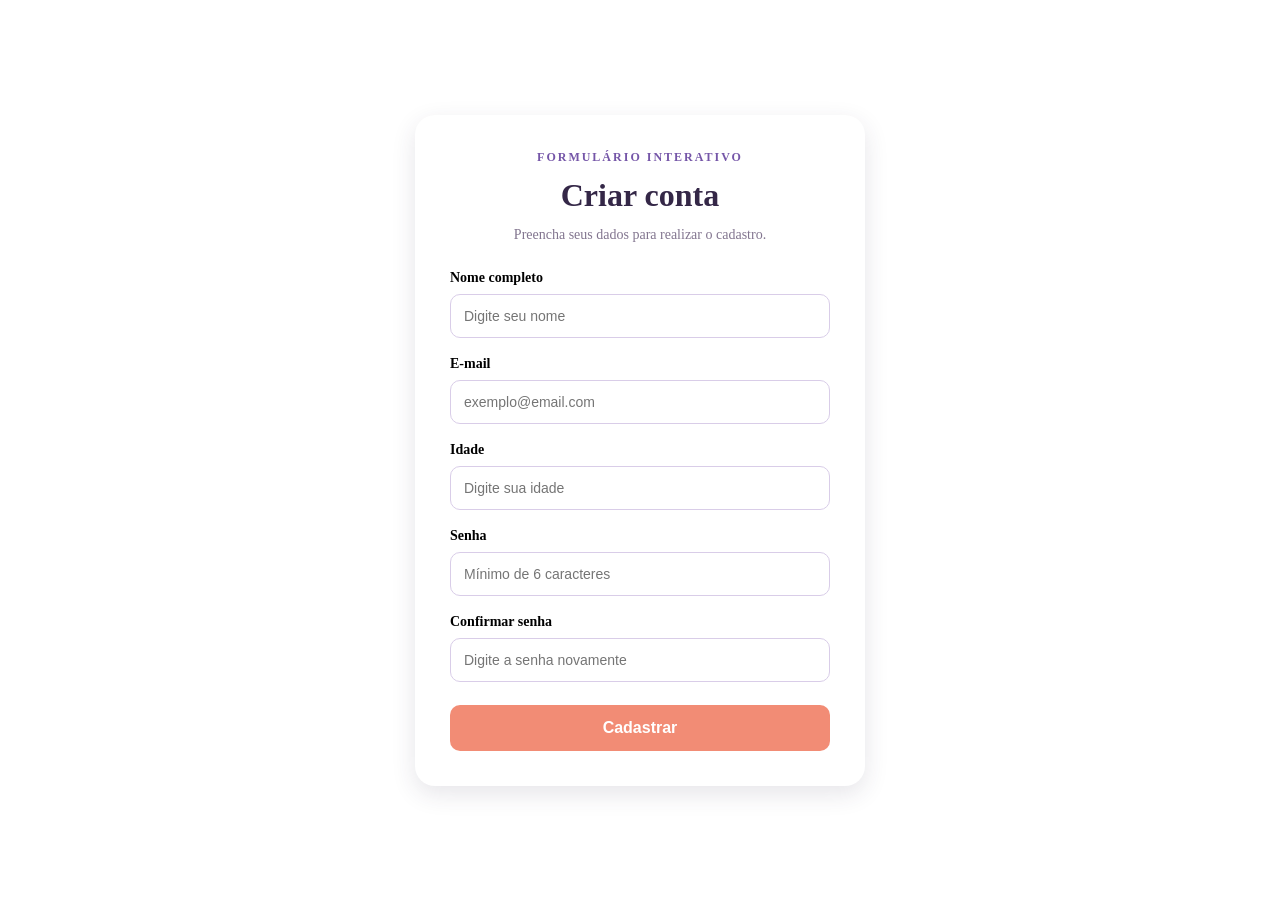
<file: formulario_interativo/index.html>
<!DOCTYPE html>
<html lang="pt-br">
<head>
    <meta charset="UTF-8">
    <meta name="viewport" content="width=device-width, initial-scale=1.0">

    <title>Cadastro Interativo</title>

    <link rel="stylesheet" href="style.css">
</head>
<body>

    <main class="container">

        <section class="card">

            <header>
                <p class="subtitulo">FORMULÁRIO INTERATIVO</p>

                <h1>Criar conta</h1>

                <p class="descricao">
                    Preencha seus dados para realizar o cadastro.
                </p>
            </header>

            <form id="formCadastro" novalidate>

                <div class="campo">
                    <label for="nome">Nome completo</label>
                    <input
                        type="text"
                        id="nome"
                        name="nome"
                        placeholder="Digite seu nome"
                    >
                </div>

                <div class="campo">
                    <label for="email">E-mail</label>
                    <input
                        type="text"
                        id="email"
                        name="email"
                        placeholder="exemplo@email.com"
                    >
                </div>

                <div class="campo">
                    <label for="idade">Idade</label>
                    <input
                        type="number"
                        id="idade"
                        name="idade"
                        placeholder="Digite sua idade"
                    >
                </div>

                <div class="campo">
                    <label for="senha">Senha</label>
                    <input
                        type="password"
                        id="senha"
                        name="senha"
                        placeholder="Mínimo de 6 caracteres"
                    >
                </div>

                <div class="campo">
                    <label for="confirmarSenha">Confirmar senha</label>
                    <input
                        type="password"
                        id="confirmarSenha"
                        name="confirmarSenha"
                        placeholder="Digite a senha novamente"
                    >
                </div>

                <button type="submit">
                    Cadastrar
                </button>

            </form>

        </section>

    </main>

    <script src="script.js"></script>

</body>
</html>
</file>
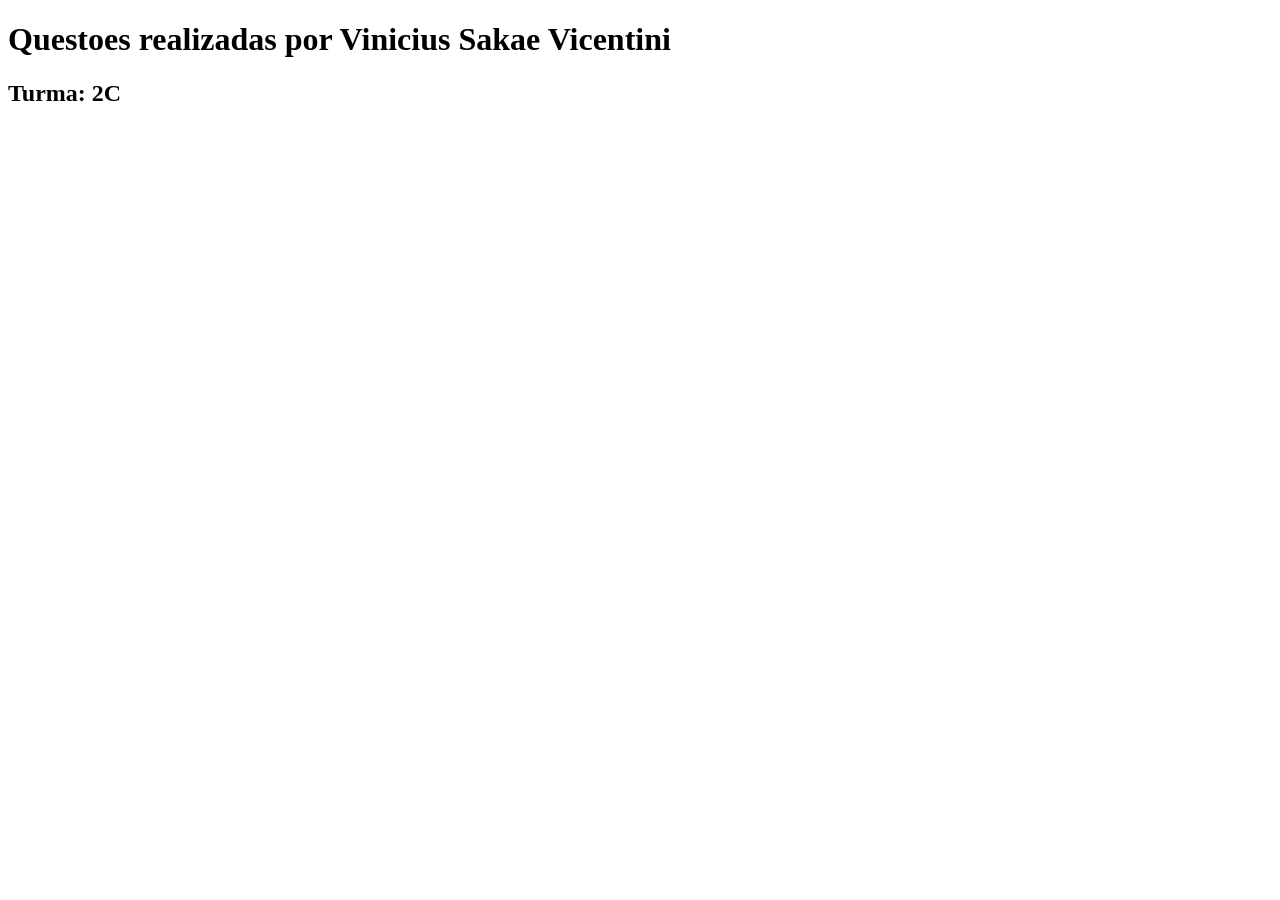
<file: questoes_js/index.html>
<!DOCTYPE html>
<html lang="en">
<head>
    <meta charset="UTF-8">
    <meta name="viewport" content="width=device-width, initial-scale=1.0">
    <title>Questões de Javascript</title>
    <script src="questoes.js"></script>
</head>
<body>
    <h1>Questoes realizadas por Vinicius Sakae Vicentini</h1>
    <h2>Turma: 2C</h2>
    
</body>
</html>
</file>
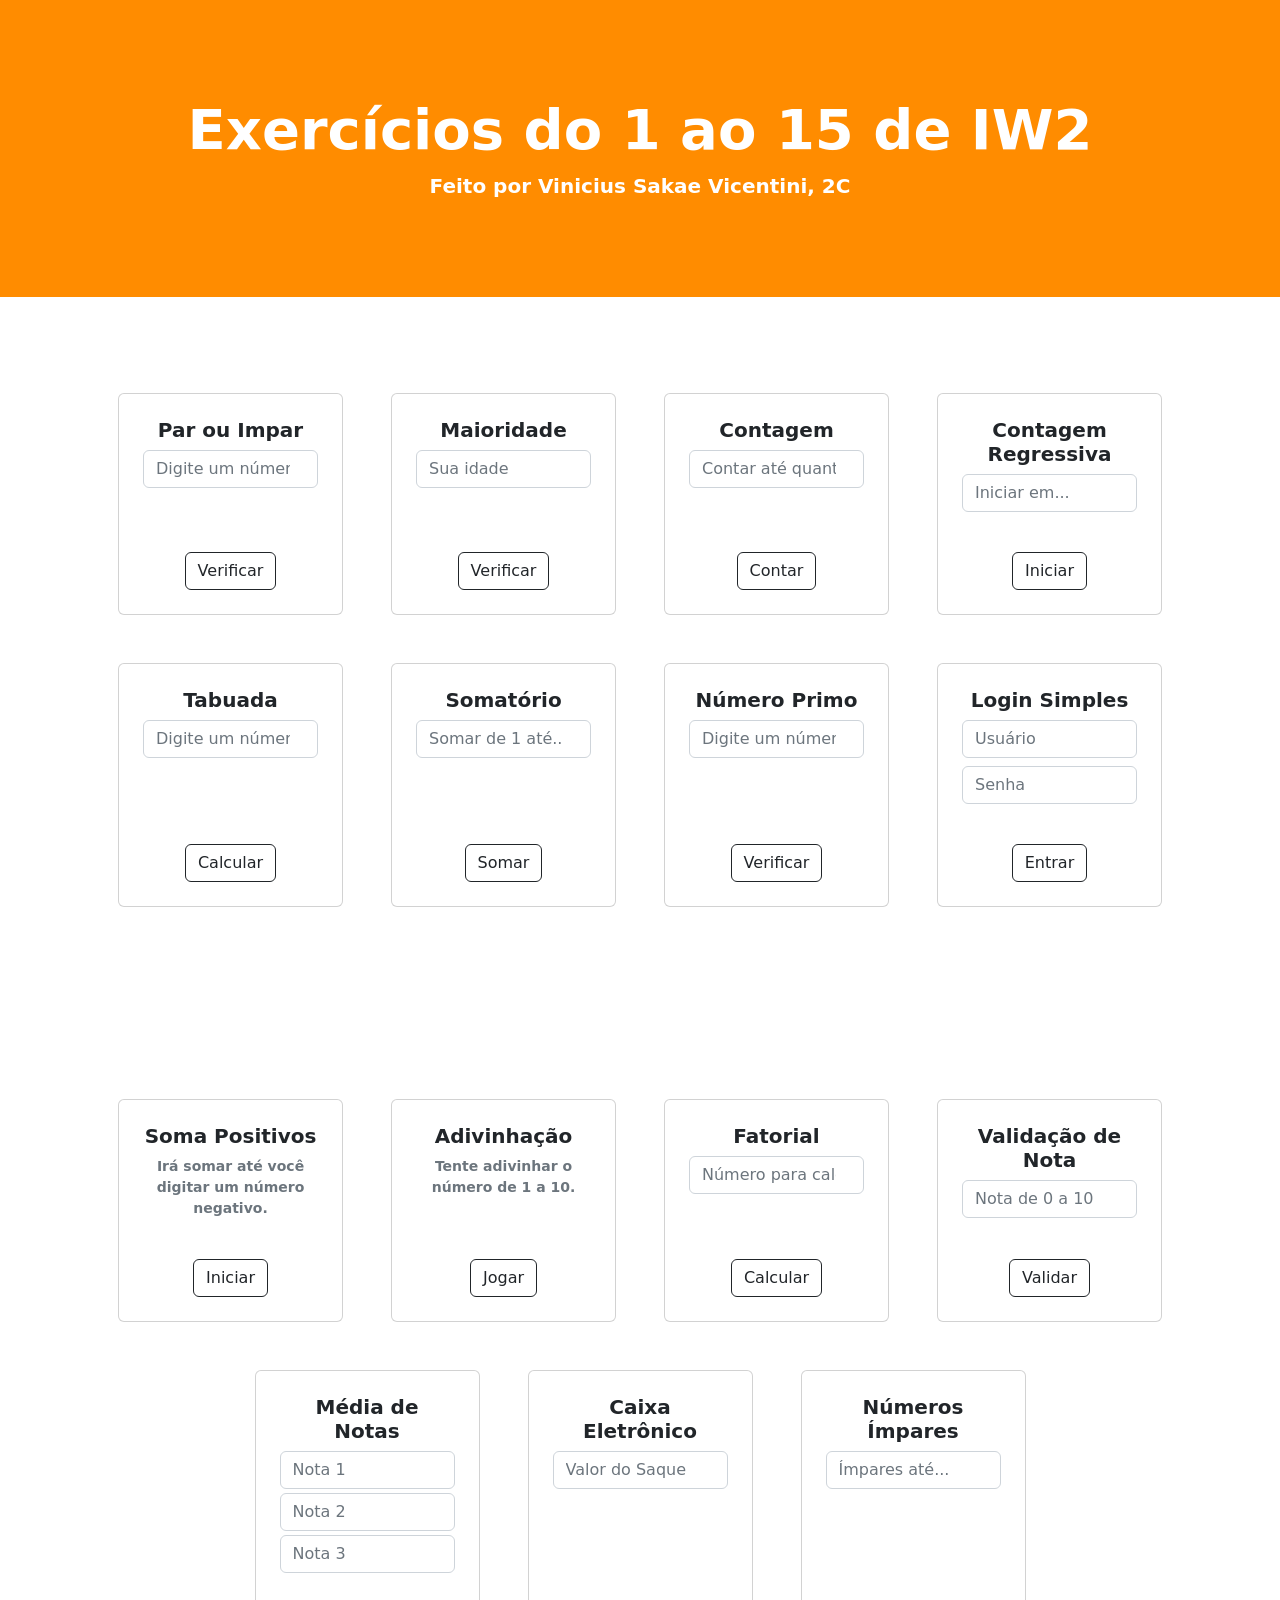
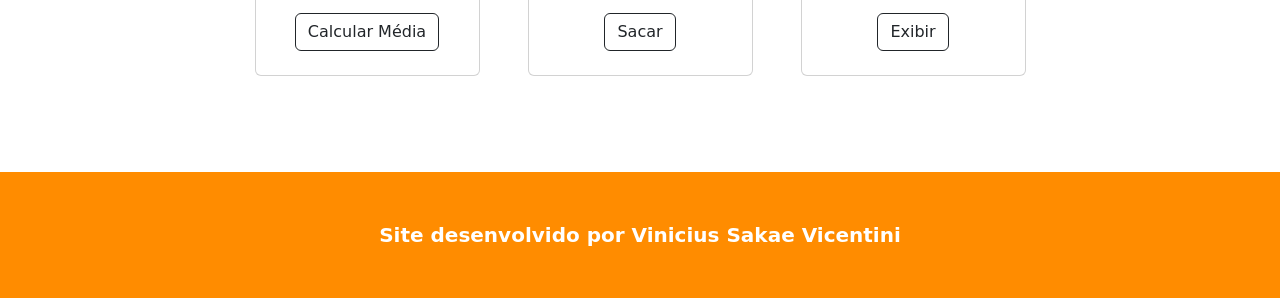
<file: site_card/index.html>
<!DOCTYPE html>
<html lang="en">
    <head>
        <meta charset="utf-8" />
        <meta name="viewport" content="width=device-width, initial-scale=1, shrink-to-fit=no" />
        <meta name="description" content="" />
        <meta name="author" content="" />
        <title>Exercicios de IW2 do 1 ao 15 em card</title>
        <!-- Favicon-->
        <link rel="icon" type="image/x-icon" href="assets/favicon.ico" />
        <!-- Bootstrap icons-->
        <link href="https://cdn.jsdelivr.net/npm/bootstrap-icons@1.5.0/font/bootstrap-icons.css" rel="stylesheet" />
        <!-- Core theme CSS (includes Bootstrap)-->
        <link href="css/styles.css" rel="stylesheet" />
    </head>
    <body>
        <!-- Header-->
        <header class="bg-dark py-5">
            <div class="container px-4 px-lg-5 my-5">
                <div class="text-center text-white">
                    <h1 class="display-4 fw-bolder">Exercícios do 1 ao 15 de IW2</h1>
                    <p class="lead fw-normal text-white-50 mb-0">Feito por Vinicius Sakae Vicentini, 2C</p>
                </div>
            </div>
        </header>
        <!-- Section-->
        <section class="py-5">
            <div class="container px-4 px-lg-5 mt-5">
                <div class="row gx-4 gx-lg-5 row-cols-2 row-cols-md-3 row-cols-xl-4 justify-content-center">
                    <div class="col mb-5">
        <div class="card h-100">
            <div class="card-body p-4 text-center">
                <h5 class="fw-bolder">Par ou Impar</h5>
                <input type="number" id="inParImpar" class="form-control mb-2" placeholder="Digite um número">
                <p id="resParImpar" class="text-primary fw-bold mt-2"></p>
            </div>
            <div class="card-footer p-4 pt-0 border-top-0 bg-transparent text-center">
                <button class="btn btn-outline-dark" onclick="funcParImpar()">Verificar</button>
            </div>
        </div>
    </div>
    <div class="col mb-5">
        <div class="card h-100">
            <div class="card-body p-4 text-center">
                <h5 class="fw-bolder">Maioridade</h5>
                <input type="number" id="inMaioridade" class="form-control mb-2" placeholder="Sua idade">
                <p id="resMaioridade" class="text-primary fw-bold mt-2"></p>
            </div>
            <div class="card-footer p-4 pt-0 border-top-0 bg-transparent text-center">
                <button class="btn btn-outline-dark" onclick="funcMaioridade()">Verificar</button>
            </div>
        </div>
    </div>
<div class="col mb-5">
        <div class="card h-100">
            <div class="card-body p-4 text-center">
                <h5 class="fw-bolder">Contagem</h5>
                <!-- O input que você pediu: -->
                <input type="number" id="inContagem" class="form-control mb-2" placeholder="Contar até quanto?">
                
                <p id="resContagem" class="text-primary fw-bold mt-2" style="word-wrap: break-word;"></p>
            </div>
            <div class="card-footer p-4 pt-0 border-top-0 bg-transparent text-center">
                <button class="btn btn-outline-dark" onclick="funcContagem()">Contar</button>
            </div>
        </div>
</div>
    <div class="col mb-5">
        <div class="card h-100">
            <div class="card-body p-4 text-center">
                <h5 class="fw-bolder">Contagem Regressiva</h5>
                <input type="number" id="inRegressiva" class="form-control mb-2" placeholder="Iniciar em...">
                <p id="resRegressiva" class="text-primary fw-bold mt-2" style="word-wrap: break-word;"></p>
            </div>
            <div class="card-footer p-4 pt-0 border-top-0 bg-transparent text-center">
                <button class="btn btn-outline-dark" onclick="funcRegressiva()">Iniciar</button>
            </div>
        </div>
    </div>

<div class="col mb-5">
    <div class="card h-100">
        <div class="card-body p-4 text-center">
            <h5 class="fw-bolder">Tabuada</h5>
            <input type="number" id="inTabuada" class="form-control mb-2" placeholder="Digite um número">
            <!-- Coloquei text-start para a tabuada ficar alinhada bonitinha à esquerda -->
            <p id="resTabuada" class="text-primary fw-bold mt-2 text-start"></p> 
        </div>
        <div class="card-footer p-4 pt-0 border-top-0 bg-transparent text-center">
            <button class="btn btn-outline-dark" onclick="funcTabuada()">Calcular</button>
        </div>
    </div>
</div>
<div class="col mb-5">
    <div class="card h-100">
        <div class="card-body p-4 text-center">
            <h5 class="fw-bolder">Somatório</h5>
            <input type="number" id="inSomatorio" class="form-control mb-2" placeholder="Somar de 1 até...">
            <p id="resSomatorio" class="text-primary fw-bold mt-2"></p>
        </div>
        <div class="card-footer p-4 pt-0 border-top-0 bg-transparent text-center">
            <button class="btn btn-outline-dark" onclick="funcSomatorio()">Somar</button>
        </div>
    </div>
</div>
<div class="col mb-5">
    <div class="card h-100">
        <div class="card-body p-4 text-center">
            <h5 class="fw-bolder">Número Primo</h5>
            <input type="number" id="inPrimo" class="form-control mb-2" placeholder="Digite um número">
            <p id="resPrimo" class="text-primary fw-bold mt-2"></p>
        </div>
        <div class="card-footer p-4 pt-0 border-top-0 bg-transparent text-center">
            <button class="btn btn-outline-dark" onclick="funcPrimo()">Verificar</button>
        </div>
    </div>
</div>
<div class="col mb-5">
    <div class="card h-100">
        <div class="card-body p-4 text-center">
            <h5 class="fw-bolder">Login Simples</h5>
            <!-- Note que aqui tem 2 inputs! -->
            <input type="text" id="inUsuario" class="form-control mb-2" placeholder="Usuário">
            <input type="password" id="inSenha" class="form-control mb-2" placeholder="Senha">
            <p id="resLogin" class="fw-bold mt-2"></p>
        </div>
        <div class="card-footer p-4 pt-0 border-top-0 bg-transparent text-center">
            <button class="btn btn-outline-dark" onclick="funcLogin()">Entrar</button>
        </div>
    </div>
</div>
                        </div>
                    </div>
                </div>
            </div>
        </section>
        <section class="py-5">
            <div class="container px-4 px-lg-5 mt-5">
                <div class="row gx-4 gx-lg-5 row-cols-2 row-cols-md-3 row-cols-xl-4 justify-content-center">
<div class="col mb-5">
    <div class="card h-100">
        <div class="card-body p-4 text-center">
            <h5 class="fw-bolder">Soma Positivos</h5>
            <p class="text-muted small">Irá somar até você digitar um número negativo.</p>
            <p id="resSomaPositivos" class="text-primary fw-bold mt-2"></p>
        </div>
        <div class="card-footer p-4 pt-0 border-top-0 bg-transparent text-center">
            <button class="btn btn-outline-dark" onclick="funcSomaPositivos()">Iniciar</button>
        </div>
    </div>
</div>

<div class="col mb-5">
    <div class="card h-100">
        <div class="card-body p-4 text-center">
            <h5 class="fw-bolder">Adivinhação</h5>
            <p class="text-muted small">Tente adivinhar o número de 1 a 10.</p>
            <p id="resAdivinhacao" class="text-success fw-bold mt-2"></p>
        </div>
        <div class="card-footer p-4 pt-0 border-top-0 bg-transparent text-center">
            <button class="btn btn-outline-dark" onclick="funcAdivinhacao()">Jogar</button>
        </div>
    </div>
</div>
<div class="col mb-5">
    <div class="card h-100">
        <div class="card-body p-4 text-center">
            <h5 class="fw-bolder">Fatorial</h5>
            <input type="number" id="inFatorial" class="form-control mb-2" placeholder="Número para calcular">
            <p id="resFatorial" class="text-primary fw-bold mt-2" style="word-wrap: break-word;"></p>
        </div>
        <div class="card-footer p-4 pt-0 border-top-0 bg-transparent text-center">
            <button class="btn btn-outline-dark" onclick="funcFatorial()">Calcular</button>
        </div>
    </div>
</div>
<div class="col mb-5">
    <div class="card h-100">
        <div class="card-body p-4 text-center">
            <h5 class="fw-bolder">Validação de Nota</h5>
            <input type="number" id="inNota" class="form-control mb-2" placeholder="Nota de 0 a 10">
            <p id="resValidaNota" class="text-primary fw-bold mt-2"></p>
        </div>
        <div class="card-footer p-4 pt-0 border-top-0 bg-transparent text-center">
            <button class="btn btn-outline-dark" onclick="funcValidaNota()">Validar</button>
        </div>
    </div>
</div>
<div class="col mb-5">
    <div class="card h-100">
        <div class="card-body p-4 text-center">
            <h5 class="fw-bolder">Média de Notas</h5>
            <!-- Note que aqui tem 3 inputs! -->
            <input type="number" id="inNota1" class="form-control mb-1" placeholder="Nota 1">
            <input type="number" id="inNota2" class="form-control mb-1" placeholder="Nota 2">
            <input type="number" id="inNota3" class="form-control mb-2" placeholder="Nota 3">
            <p id="resMedia" class="text-primary fw-bold mt-2"></p>
        </div>
        <div class="card-footer p-4 pt-0 border-top-0 bg-transparent text-center">
            <button class="btn btn-outline-dark" onclick="funcMedia()">Calcular Média</button>
        </div>
    </div>
</div>
<div class="col mb-5">
    <div class="card h-100">
        <div class="card-body p-4 text-center">
            <h5 class="fw-bolder">Caixa Eletrônico</h5>
            <input type="number" id="inCaixa" class="form-control mb-2" placeholder="Valor do Saque">
            <p id="resCaixa" class="text-primary fw-bold mt-2 text-start"></p>
        </div>
        <div class="card-footer p-4 pt-0 border-top-0 bg-transparent text-center">
            <button class="btn btn-outline-dark" onclick="funcCaixa()">Sacar</button>
        </div>
    </div>
</div>
<div class="col mb-5">
    <div class="card h-100">
        <div class="card-body p-4 text-center">
            <h5 class="fw-bolder">Números Ímpares</h5>
            <input type="number" id="inImpares" class="form-control mb-2" placeholder="Ímpares até...">
            <p id="resImpares" class="text-primary fw-bold mt-2" style="word-wrap: break-word;"></p>
        </div>
        <div class="card-footer p-4 pt-0 border-top-0 bg-transparent text-center">
            <button class="btn btn-outline-dark" onclick="funcImpares()">Exibir</button>
        </div>
    </div>
</div>
                </div>
            </div>
        </section>
        <!-- Footer-->
        <footer class="py-5 bg-dark">
            <div class="container"><p class="m-0 text-center text-white">Site desenvolvido por Vinicius Sakae Vicentini</p></div>
        </footer>
        <!-- Bootstrap core JS-->
        <script src="https://cdn.jsdelivr.net/npm/bootstrap@5.2.3/dist/js/bootstrap.bundle.min.js"></script>
        <!-- Core theme JS-->
        <script src="js/scripts.js"></script>
    </body>
</html>
</file>
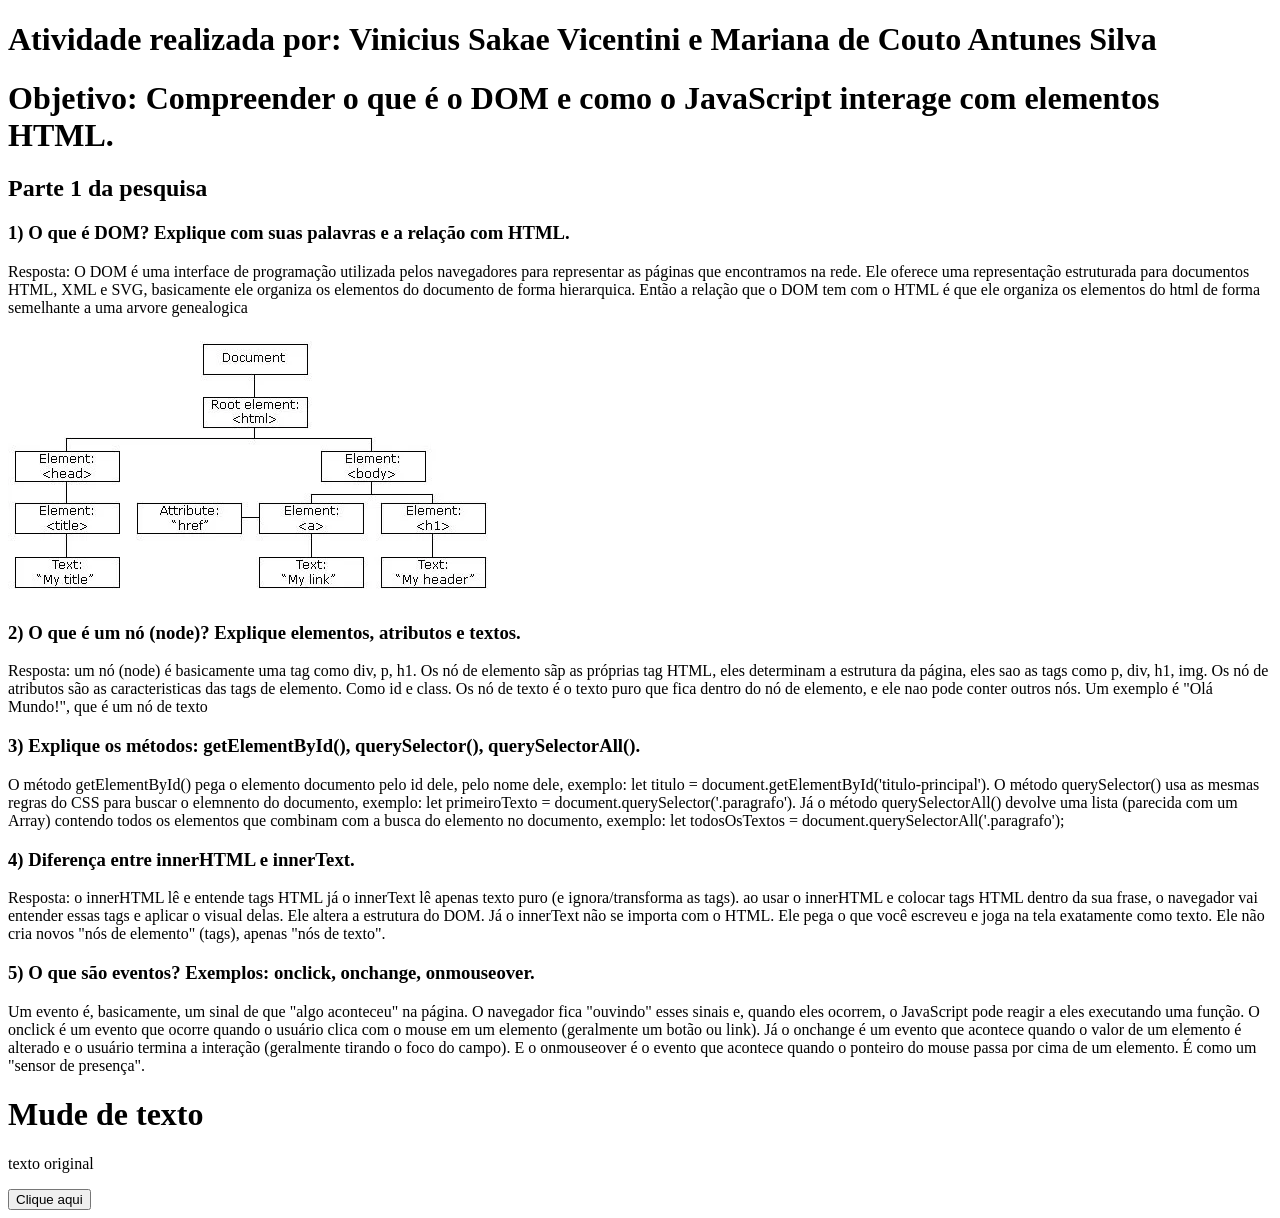
<file: DOM_javascript/respostas.html>
<!DOCTYPE html>
<html lang="en">
<head>
    <meta charset="UTF-8">
    <meta name="viewport" content="width=device-width, initial-scale=1.0">
    <title>Atividade de Introdução ao DOM (JavaScript)</title>
</head>
<body>
    <h1>Atividade realizada por: Vinicius Sakae Vicentini e Mariana de Couto Antunes Silva</h1>
    <h1>Objetivo: Compreender o que é o DOM e como o JavaScript interage com elementos HTML.</h1>
    <h2>Parte 1 da pesquisa</h2>
    <h3>1) O que é DOM? Explique com suas palavras e a relação com HTML. </h3>
    <p>Resposta: O DOM é uma interface de programação utilizada pelos navegadores para representar as páginas que encontramos na rede. Ele oferece uma representação estruturada para documentos HTML, XML e SVG, basicamente ele organiza os elementos do documento de forma hierarquica. Então a relação que o DOM tem com o HTML é que ele organiza os elementos do html de forma semelhante a uma arvore genealogica </p>
    <img src="img/dom.webp" alt="">
    <h3>2) O que é um nó (node)? Explique elementos, atributos e textos.</h3>
    <p>Resposta: um nó (node) é basicamente uma tag como div, p, h1. Os nó de elemento sãp as próprias tag HTML, eles determinam a estrutura da página, eles sao as tags como p, div, h1, img. Os nó de atributos são as caracteristicas das tags de elemento. Como id e class. Os nó de texto é o texto puro que fica dentro do nó de elemento, e ele nao pode conter outros nós. Um exemplo é "Olá Mundo!", que é um nó de texto </p>
    <h3>3) Explique os métodos: getElementById(), querySelector(), querySelectorAll().</h3>
    <p>O método getElementById() pega o elemento documento pelo id dele, pelo nome dele, exemplo: let titulo = document.getElementById('titulo-principal'). O método querySelector() usa as mesmas regras do CSS para buscar o elemnento do documento, exemplo: let primeiroTexto = document.querySelector('.paragrafo'). Já o método querySelectorAll() devolve uma lista (parecida com um Array) contendo todos os elementos que combinam com a busca do elemento no documento, exemplo: let todosOsTextos = document.querySelectorAll('.paragrafo');
    </p>
    <h3>4) Diferença entre innerHTML e innerText.</h3>
    <p>Resposta: o innerHTML lê e entende tags HTML já o innerText lê apenas texto puro (e ignora/transforma as tags). ao usar o innerHTML  e colocar tags HTML dentro da sua frase, o navegador vai entender essas tags e aplicar o visual delas. Ele altera a estrutura do DOM. Já o innerText não se importa com o HTML. Ele pega o que você escreveu e joga na tela exatamente como texto. Ele não cria novos "nós de elemento" (tags), apenas "nós de texto".
    </p>
    <h3>5) O que são eventos? Exemplos: onclick, onchange, onmouseover. </h3>
    <p>Um evento é, basicamente, um sinal de que "algo aconteceu" na página. O navegador fica "ouvindo" esses sinais e, quando eles ocorrem, o JavaScript pode reagir a eles executando uma função. O onclick é um  evento que ocorre quando o usuário clica com o mouse em um elemento (geralmente um botão ou link). Já o onchange é um evento que acontece quando o valor de um elemento é alterado e o usuário termina a interação (geralmente tirando o foco do campo). E o onmouseover é o evento que acontece quando o ponteiro do mouse passa por cima de um elemento. É como um "sensor de presença".
    </p>

    <h1>Mude de texto</h1>
    <p id="texto">texto original</p>
    <button onclick="mudartexto()">Clique aqui</button>

    <script>
        function mudartexto() {
            document.getElementById("texto").innerText = "Texto Novo"
        }
    </script>
</body>
</html>
</file>
<file: formulario_interativo/style.css>
* {
    margin: 0;
    padding: 0;
    box-sizing: border-box;
}

body {
    body {
    font-family: Arial, sans-serif;
    background: #EDE5F7;
    color: #342747;
    min-height: 100vh;
}
}


.container {
    min-height: 100vh;
    display: flex;
    justify-content: center;
    align-items: center;
    padding: 20px;
}


.card {
    background: white;
    width: 100%;
    max-width: 450px;
    padding: 35px;
    border-radius: 20px;
    box-shadow: 0 8px 25px rgba(52, 39, 71, 0.12);
}


.subtitulo {
    color: #7556A8;
    font-size: 12px;
    font-weight: bold;
    letter-spacing: 2px;
    margin-bottom: 12px;
    text-align: center;
}

h1 {
    font-size: 32px;
    margin-bottom: 10px;
    color: #342747;
    text-align: center;
}

.descricao {
    color: #82758F;
    font-size: 14px;
    line-height: 1.5;
    margin-bottom: 25px;
    text-align: center;
}


.campo {
    display: flex;
    flex-direction: column;
    margin-bottom: 18px;
}

label {
    font-size: 14px;
    font-weight: bold;
    margin-bottom: 8px;
}

input {
    padding: 13px;
    border: 1px solid #D9CDE8;
    border-radius: 10px;
    font-size: 14px;
    outline: none;
    transition: 0.3s;
}


input:focus {
    border-color: #7556A8;
    box-shadow: 0 0 0 3px #E5D9F7;
}


button {
    width: 100%;
    padding: 14px;
    background: #F28C75;
    color: white;
    border: none;
    border-radius: 10px;
    font-size: 16px;
    font-weight: bold;
    cursor: pointer;
    transition: 0.3s;
    margin-top: 5px;
}


button:hover {
    background: #E57861;
    transform: translateY(-2px);
}


@media (max-width: 480px) {
    .card {
        padding: 25px;
    }

    h1 {
        font-size: 28px;
    }
}
</file>
